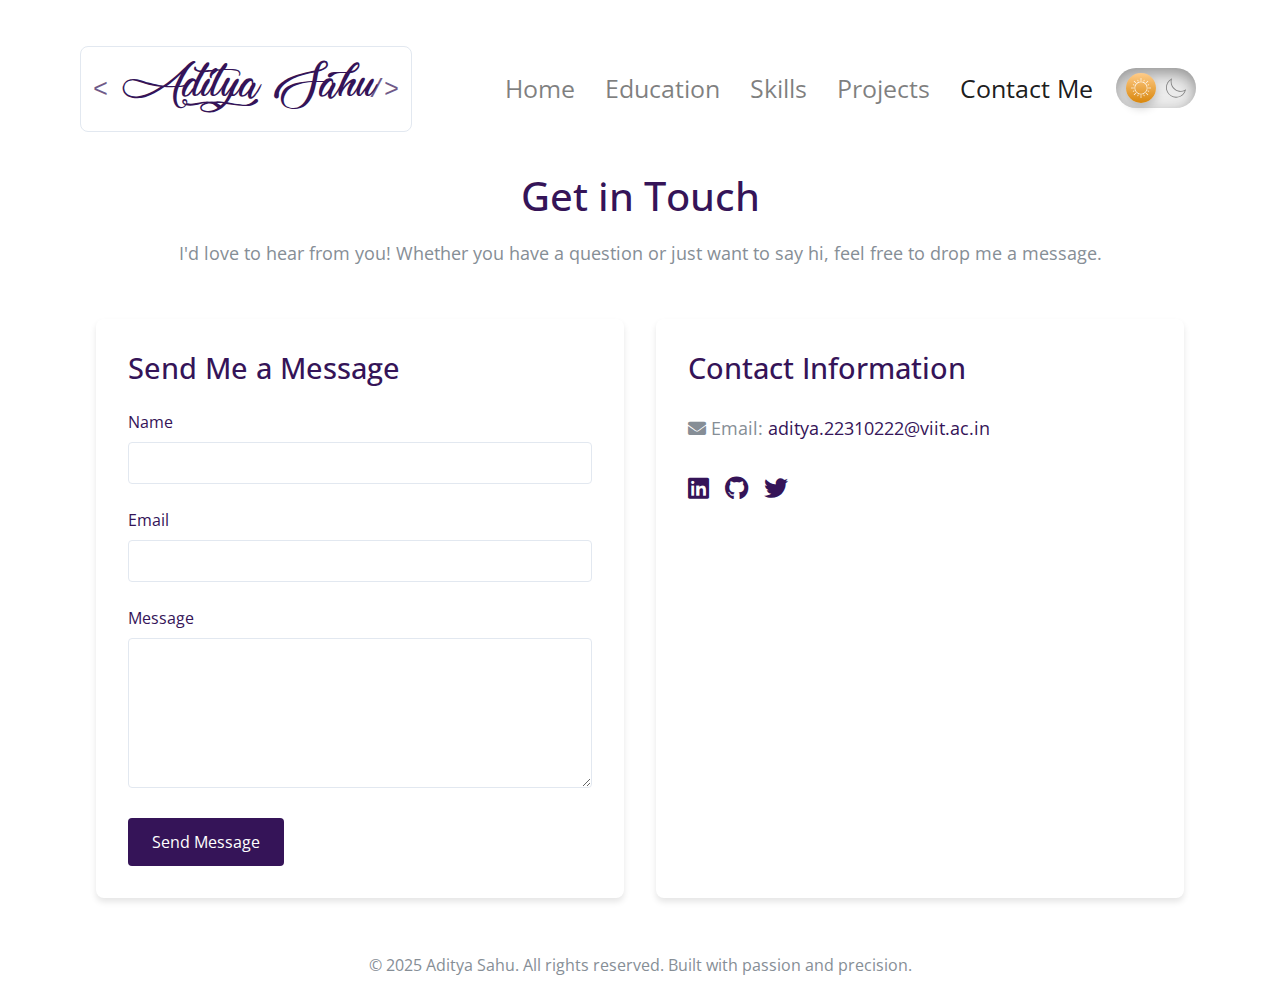
<file: contact.html>
<!DOCTYPE html>
<html lang="en">
<head>
    <meta charset="utf-8" />
    <meta name="viewport" content="width=device-width,initial-scale=1" />
    <title>Contact Me - Aditya's Portfolio</title>
    <link rel="icon" href="Image/engineer.ico" />
    <link rel="stylesheet" href="https://stackpath.bootstrapcdn.com/bootstrap/4.5.0/css/bootstrap.min.css">
    <link rel="stylesheet" href="style.css" />
    <link rel="stylesheet" href="contact.css" />
    <link rel="stylesheet" href="dark-mode.css" />
    <link href="https://fonts.googleapis.com/css2?family=Open+Sans:wght@400;700&family=Montserrat:wght@400;700&display=swap" rel="stylesheet">
    <link rel="stylesheet" href="https://cdnjs.cloudflare.com/ajax/libs/font-awesome/5.15.3/css/all.min.css">
</head>
<body class="container-fluid body_section">
    <header>
        <nav class="navbar navbar-expand-lg navbar-light">
            <a class="navbar-brand brand-name" href="index.html">Aditya Sahu</a>
            <button class="navbar-toggler" type="button" data-toggle="collapse" data-target="#navbarSupportedContent" aria-controls="navbarSupportedContent" aria-expanded="false" aria-label="Toggle navigation">
                <span class="navbar-toggler-icon"></span>
            </button>

            <div class="collapse navbar-collapse" id="navbarSupportedContent">
                <ul class="navbar-nav ml-auto">
                    <li class="nav-item">
                        <a class="nav-link headerachor" href="index.html">Home</a>
                    </li>
                    <li class="nav-item">
                        <a class="nav-link headerachor" href="education.html">Education</a>
                    </li>
                    <li class="nav-item">
                        <a class="nav-link headerachor" href="skill.html">Skills</a>
                    </li>
                    <li class="nav-item">
                        <a class="nav-link headerachor" href="project.html">Projects</a>
                    </li>
                    <li class="nav-item">
                        <a class="nav-link headerachor active" href="contact.html">Contact Me</a>
                    </li>
                    <li>
                        <iframe id="toggle-iframe" onload="onIframeLoad()" src="toggle.html"></iframe>
                    </li>
                </ul>
            </div>
        </nav>
    </header>

    <main class="contact-container">
        <section class="contact-header">
            <h1>Get in Touch</h1>
            <p>I'd love to hear from you! Whether you have a question or just want to say hi, feel free to drop me a message.</p>
        </section>

        <section class="contact-content">
            <div class="contact-form">
                <h2>Send Me a Message</h2>
                <form id="contact-form">
                    <div class="form-group">
                        <label for="name">Name</label>
                        <input type="text" id="name" name="name" required>
                    </div>
                    <div class="form-group">
                        <label for="email">Email</label>
                        <input type="email" id="email" name="email" required>
                    </div>
                    <div class="form-group">
                        <label for="message">Message</label>
                        <textarea id="message" name="message" required></textarea>
                    </div>
                    <button type="submit" class="btn-submit">Send Message</button>
                </form>
            </div>
            <div class="contact-info">
                <h2>Contact Information</h2>
                <p><i class="fas fa-envelope"></i> Email: <a href="mailto:your.email@example.com">aditya.22310222@viit.ac.in</a></p>
                <div class="social-links">
                    <a href="https://www.linkedin.com/in/aditya-sahu-3310b2295/" target="_blank" class="social-icon"><i class="fab fa-linkedin"></i></a>
                    <a href="https://github.com/AdityaSahu2103" target="_blank" class="social-icon"><i class="fab fa-github"></i></a>
                    <a href="https://www.instagram.com/adityasahu_2103/" target="_blank" class="social-icon"><i class="fab fa-twitter"></i></a>
                </div>
            </div>
        </section>
    </main>

    <footer class="footer">© 2025 Aditya Sahu. All rights reserved. Built with passion and precision.</footer>

    <script src="https://code.jquery.com/jquery-3.5.1.slim.min.js"></script>
    <script src="https://cdn.jsdelivr.net/npm/@popperjs/core@2.5.3/dist/umd/popper.min.js"></script>
    <script src="https://stackpath.bootstrapcdn.com/bootstrap/4.5.0/js/bootstrap.min.js"></script>
    <script src="contact.js"></script>
    <script src="dark-mode.js"></script>
    <!-- Add AOS JS -->
    <script src="https://unpkg.com/aos@next/dist/aos.js"></script>
    <script>
      AOS.init({
        duration: 1000,
        once: true,
        offset: 100
      });
    </script>
</body>
</html>
</file>
<file: style.css>
body {
    font-family: "Open Sans", sans-serif;
    margin: 0;
  }
  .body_section {
    padding: 3% 5% 1%;
  }
  
  p {
    font-size: 18px;
  }
  
  a {
    text-decoration: none;
  }
  
  @font-face {
    font-family: "Lovely Home";
    src: local("Lovely Home"), url("Image/LovelyHome-9aBZ.ttf") format("truetype");
  }
  
  .brand-name,
  .navbar-light .navbar-brand {
    display: inline-flex;
    align-items: center;
    font-family: "Lovely Home";
    font-size: 45px;
    font-weight: normal;
    color: #351458;
    padding: 8px 35px;
    border: 1px solid #e2e8f0;
    border-radius: 8px;
    background-color: white;
    position: relative;
    text-decoration: none;
    margin-left: 0;
    transition: transform 0.3s ease, box-shadow 0.3s ease;
  }
  
  .brand-name::before,
  .navbar-light .navbar-brand::before {
    content: "<";
    font-family: monospace;
    position: absolute;
    left: 12px;
    color: #351458;
    opacity: 0.7;
    font-size: 25px;
    top: 50%;
    transform: translateY(-45%);
  }
  
  .brand-name::after,
  .navbar-light .navbar-brand::after {
    content: "/>";
    font-family: monospace;
    position: absolute;
    right: 12px;
    color: #351458;
    opacity: 0.7;
    font-size: 25px;
    top: 50%;
    transform: translateY(-45%);
  }
  
  .brand-name:hover,
  .navbar-light .navbar-brand:hover {
    transform: translateY(-2px);
    box-shadow: 0 4px 6px rgba(0, 0, 0, 0.1);
  }
  
  @media only screen and (max-width: 764px) {
    .brand-name,
    .navbar-light .navbar-brand {
      font-size: 35px;
      padding: 6px 30px;
    }
  }
  
  .headerachor {
    color: black;
    margin: 0 7px 0 7px;
    font-size: 25px;
  }
  
  .headerachor:hover {
    background-color: #f1f1f1;
  }
  
  /* Section 1 */
  .column1 {
    background-image: linear-gradient(#fefcfe, #ffffff);
    padding: 8px 16px;
  }
  
  .section-1 {
    margin-top: 6%;
    text-align: left;
    position: relative;
  }
  span.wave {
    animation-name: wave-animation;
    animation-duration: 2.5s;
    animation-iteration-count: infinite;
    transform-origin: 70% 70%;
    display: inline-block;
  }
  
  @keyframes wave-animation {
    0% {
      transform: rotate(0deg);
    }
    10% {
      transform: rotate(-10deg);
    }
    20% {
      transform: rotate(12deg);
    }
    30% {
      transform: rotate(-10deg);
    }
    40% {
      transform: rotate(9deg);
    }
    50% {
      transform: rotate(0deg);
    }
    100% {
      transform: rotate(0deg);
    }
  }
  
  .row.column1 {
    display: flex;
    align-items: center;
    justify-content: space-between;
    flex-wrap: wrap;
    gap: 20px;
    padding: 8px 16px;
    background-image: linear-gradient(#fefcfe, #ffffff);
}

.first-image {
    flex: 1;
    text-align: center;
    position: relative;
    order: 2; /* Moves image to the right */
}

.section-1 {
    flex: 1;
    text-align: left;
    order: 1; /* Moves text to the left */
}


  
@media only screen and (max-width: 950px) {
    .row.column1 {
        flex-direction: column-reverse; /* Stack text and image */
        text-align: center;
    }
    .first-image {
        display: none;
    }
    .boyimage {
        height: 5px; /* Reduce size for smaller screens */
    }
}

  .boy {
    width: 100%;
    height: 100%;
    animation: bounce 1.2s;
    animation-direction: alternate;
    animation-iteration-count: infinite;
  }
  
  @keyframes bounce {
    from {
      transform: translate3d(0, 0, 0);
    }
    to {
      transform: translate3d(0, 20px, 0);
    }
  }
  
  .Image-boy {
    text-align: center;
    align-items: center;
  }
  
  @media only screen and (min-width: 951px) {
    .Image-boy {
      display: none;
    }
  }
  .Hello {
    margin-bottom: 20px;
  }
  p {
    line-height: 2;
    color: #868e96;
  }
  
  .btn {
    display: inline-block;
    width: 4.37rem;
    height: 4.37rem;
    background: #e9e9e9;
    padding: 0px 0px;
    margin: 10px;
    border-radius: 30%;
    box-shadow: 0 5px 15px -5px #00000070;
    color: #3498db;
    overflow: hidden;
    position: relative;
  }
  
  .btn i {
    line-height: 70px;
    font-size: 1.625rem;
    transition: 0.2s linear;
  }
  
  .btn:hover i {
    transform: scale(1.3);
    color: #f1f1f1;
  }
  
  .btn::before {
    content: "";
    position: absolute;
    width: 120%;
    height: 120%;
    background: #3498db;
    transform: rotate(45deg);
    left: -110%;
    top: 90%;
  }
  
  .btn:hover::before {
    animation: aaa 0.7s 1;
    top: -10%;
    left: -10%;
  }
  
  @media only screen and (max-width: 470px) {
    .btn {
      width: 2.5rem;
      height: 2.5rem;
      margin: 7px;
    }
    .btn i {
      line-height: 40px;
      font-size: 1em;
    }
  }
  
  #Whatido {
    text-align: center;
    padding-top: 7%;
  }
  
  /* Section 2 */
  .feature-1 {
    padding-top: 5%;
    text-align: center;
  }
  .feature-2 {
    padding-top: 5%;
    text-align: center;
  }
  .feature-3 {
    padding-top: 5%;
    padding-bottom: 20px;
    text-align: center;
  }
  
  .Feature-Heading {
    font-family: "Montserrat";
    font-weight: 300;
  }
  
  .Feature-first-image {
    padding: 0 2% 10%;
  }
  
  .Feature-second-image {
    padding: 5% 2% 0;
  }
  
  .Feature-svg-image {
    width: 100%;
    height: 100%;
  }
  .Feature-svg-image-3 {
    width: 84%;
    height: 84%;
  }
  
  .dev-icon {
    list-style: none;
    display: inline;
    padding: 0%;
  }
  
  .numpy {
    max-width: 100%;
    width: 30%;
    height: 30%;
    padding-bottom: 7%;
  }
  
  .pandas {
    max-width: 100%;
    max-height: 100%;
    width: 23%;
    height: 15%;
    padding-bottom: 7%;
    padding-left: 0;
  }
  
  li {
    display: inline;
  }
  
  .Data-Analytic {
    text-align: left;
  }
  
  .Features-paragraph {
    margin-top: 8px;
    margin-bottom: 8px;
  }
  
  @media only screen and (max-width: 764px) {
    .feature-2 {
      display: flex;
      flex-direction: column;
    }
    .feature-web {
      order: 2;
    }
  }
  @media only screen and (max-width: 991px) and (min-width: 951px) {
    .section-1 {
      margin-top: auto;
      padding-right: 400px;
    }
  }
  @media only screen and (max-width: 950px) {
    body,
    html {
      text-align: center;
      font-size: 16px;
      line-height: normal;
    }
    .Hello {
      margin-bottom: 10px;
    }
    h1 {
      font-size: 25px;
    }
    p {
      font-size: 15px;
      line-height: normal;
    }
    .section-1 {
      text-align: center;
    }
    .first-image {
      display: none;
    }
    .pandas {
      width: 23%;
      height: 15%;
    }
  }
  
  footer {
    padding-top: 2%;
    color: #868e96;
    text-align: center;
  }
  
  /* New styles for animations and back to top button */
  
  html {
    scroll-behavior: smooth;
  }
  
  #back-to-top {
    display: none;
    position: fixed;
    bottom: 20px;
    right: 20px;
    background-color: #351458;
    color: white;
    border: none;
    border-radius: 50%;
    width: 50px;
    height: 50px;
    font-size: 24px;
    cursor: pointer;
    transition: opacity 0.3s;
    opacity: 0.7;
  }
  
  #back-to-top:hover {
    opacity: 1;
  }
  
  @media (max-width: 768px) {
    [data-aos] {
      opacity: 1 !important;
      transform: none !important;
    }
  }
  
  .boyimage {
    height: 400px;
    animation: float 3s ease-in-out infinite; /* New animation */
}

/* Keyframes for the floating effect */
@keyframes float {
    0% {
        transform: translateY(0px);
    }
    50% {
        transform: translateY(-15px); /* Move up slightly */
    }
    100% {
        transform: translateY(0px);
    }
}
</file>
<file: contact.css>
.contact-container {
    max-width: 1200px;
    margin: 0 auto;
    padding: 2rem;
}

.contact-header {
    text-align: center;
    margin-bottom: 3rem;
}

.contact-header h1 {
    color: #351458;
    font-size: 2.5rem;
    margin-bottom: 1rem;
}

.contact-header p {
    color: #868e96;
    font-size: 1.1rem;
}

.contact-content {
    display: flex;
    gap: 2rem;
}

.contact-form,
.contact-info {
    flex: 1;
    background-color: #fff;
    border-radius: 8px;
    padding: 2rem;
    box-shadow: 0 4px 6px rgba(0, 0, 0, 0.1);
}

.contact-form h2,
.contact-info h2 {
    color: #351458;
    font-size: 1.8rem;
    margin-bottom: 1.5rem;
}

.form-group {
    margin-bottom: 1.5rem;
}

.form-group label {
    display: block;
    margin-bottom: 0.5rem;
    color: #351458;
}

.form-group input,
.form-group textarea {
    width: 100%;
    padding: 0.5rem;
    border: 1px solid #e2e8f0;
    border-radius: 4px;
    font-size: 1rem;
}

.form-group textarea {
    height: 150px;
    resize: vertical;
}

.btn-submit {
    background-color: #351458;
    color: #fff;
    border: none;
    padding: 0.75rem 1.5rem;
    font-size: 1rem;
    border-radius: 4px;
    cursor: pointer;
    transition: background-color 0.3s ease;
}

.btn-submit:hover {
    background-color: #4a1d7a;
}

.contact-info p {
    color: #868e96;
    margin-bottom: 1rem;
}

.contact-info a {
    color: #351458;
    text-decoration: none;
}

.social-links {
    display: flex;
    gap: 1rem;
    margin-top: 1.5rem;
}

.social-icon {
    font-size: 1.5rem;
    color: #351458;
    transition: color 0.3s ease;
}

.social-icon:hover {
    color: #4a1d7a;
}

/* Dark mode styles */
[data-theme="dark"] .contact-form,
[data-theme="dark"] .contact-info,
.dark-mode .contact-form,
.dark-mode .contact-info {
    background-color: #2a2a2a;
    color: #f8f8f8;
}

[data-theme="dark"] .contact-header h1,
[data-theme="dark"] .contact-form h2,
[data-theme="dark"] .contact-info h2,
.dark-mode .contact-header h1,
.dark-mode .contact-form h2,
.dark-mode .contact-info h2 {
    color: #a78bfa;
}

[data-theme="dark"] .form-group label,
.dark-mode .form-group label {
    color: #f8f8f8;
}

[data-theme="dark"] .form-group input,
[data-theme="dark"] .form-group textarea,
.dark-mode .form-group input,
.dark-mode .form-group textarea {
    background-color: #1a1a1a;
    border-color: #444;
    color: #f8f8f8;
}

[data-theme="dark"] .btn-submit,
.dark-mode .btn-submit {
    background-color: #a78bfa;
    color: #1a1a1a;
}

[data-theme="dark"] .btn-submit:hover,
.dark-mode .btn-submit:hover {
    background-color: #9061f9;
}

[data-theme="dark"] .contact-info a,
[data-theme="dark"] .social-icon,
.dark-mode .contact-info a,
.dark-mode .social-icon {
    color: #a78bfa;
}

[data-theme="dark"] .social-icon:hover,
.dark-mode .social-icon:hover {
    color: #9061f9;
}

/* Responsive design */
@media (max-width: 768px) {
    .contact-content {
        flex-direction: column;
    }

    .contact-form,
    .contact-info {
        width: 100%;
    }
}
</file>
<file: dark-mode.css>
:root {
    --dark-background-color: #171c28;
    --dark-text-color: #ffffff;
    --dark-button-color: #55198b;
  }
  
  iframe {
    border: none;
    width: 92px;
    height: 65px;
  }
  
  @media (min-width: 992px) {
    .navbar-expand-lg .navbar-nav {
      align-items: center;
    }
  }
  
  .dark-mode {
    background-color: var(--dark-background-color) !important;
    background-image: var(--dark-background-color) !important;
    color: var(--dark-text-color) !important;
  }
  
  .dark-mode .card-title {
    color: var(--dark-text-color);
  }
  
  .dark-mode .card {
    background-color: var(--dark-background-color);
  }
  
  .dark-mode .column1 {
    background-image: var(--dark-background-color) !important;
  }
  
  .dark-mode .nav-link {
    color: var(--dark-text-color) !important;
  }
  
  .dark-mode .headerachor:hover {
    background-color: var(--dark-button-color) !important;
  }
  
  .dark-mode .brand-name {
    color: var(--dark-text-color) !important;
  }
  
  .dark-mode .brand-name:hover {
    color: var(--dark-button-color) !important;
  }
  
  .dark-mode p {
    color: #fffff0 !important;
  }
  /* Dark mode styles using multiple possible dark mode class patterns */
[data-theme="dark"] .brand-name,
[data-theme="dark"] .navbar-light .navbar-brand,
.dark-mode .brand-name,
.dark-mode .navbar-light .navbar-brand,
.dark .brand-name,
.dark .navbar-light .navbar-brand {
  background-color: #1a1a1a;
  border-color: #2d2d2d;
  color: #ffffff !important; /* Force white color in dark mode */
}

[data-theme="dark"] .brand-name::before,
[data-theme="dark"] .navbar-light .navbar-brand::before,
[data-theme="dark"] .brand-name::after,
[data-theme="dark"] .navbar-light .navbar-brand::after,
.dark-mode .brand-name::before,
.dark-mode .navbar-light .navbar-brand::before,
.dark-mode .brand-name::after,
.dark-mode .navbar-light .navbar-brand::after,
.dark .brand-name::before,
.dark .navbar-light .navbar-brand::before,
.dark .brand-name::after,
.dark .navbar-light .navbar-brand::after {
  color: #a78bfa;
  opacity: 0.8;
}

[data-theme="dark"] .brand-name:hover,
[data-theme="dark"] .navbar-light .navbar-brand:hover,
.dark-mode .brand-name:hover,
.dark-mode .navbar-light .navbar-brand:hover,
.dark .brand-name:hover,
.dark .navbar-light .navbar-brand:hover {
  box-shadow: 0 4px 6px rgba(0, 0, 0, 0.4);
}

/* Ensure navbar background is also dark */
[data-theme="dark"] .navbar,
.dark-mode .navbar,
.dark .navbar {
  background-color: #121212 !important;
}
</file>
